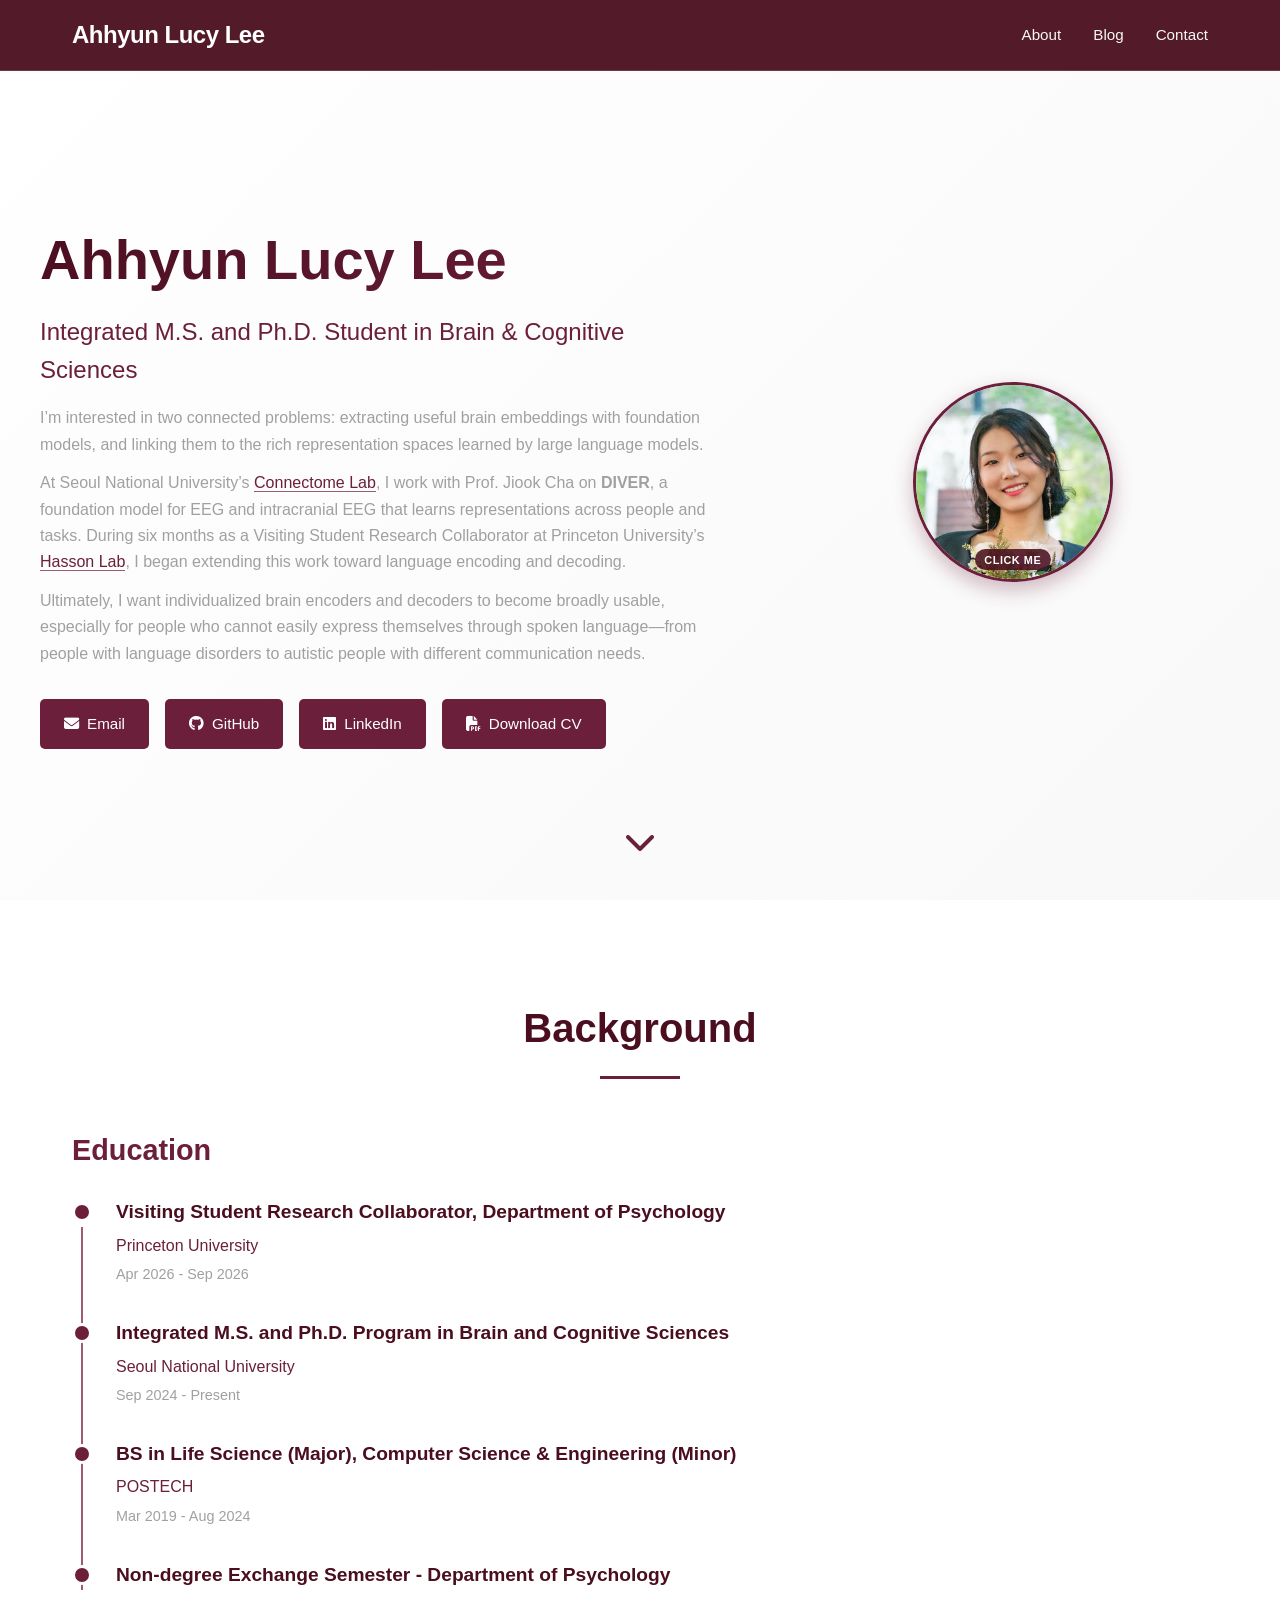
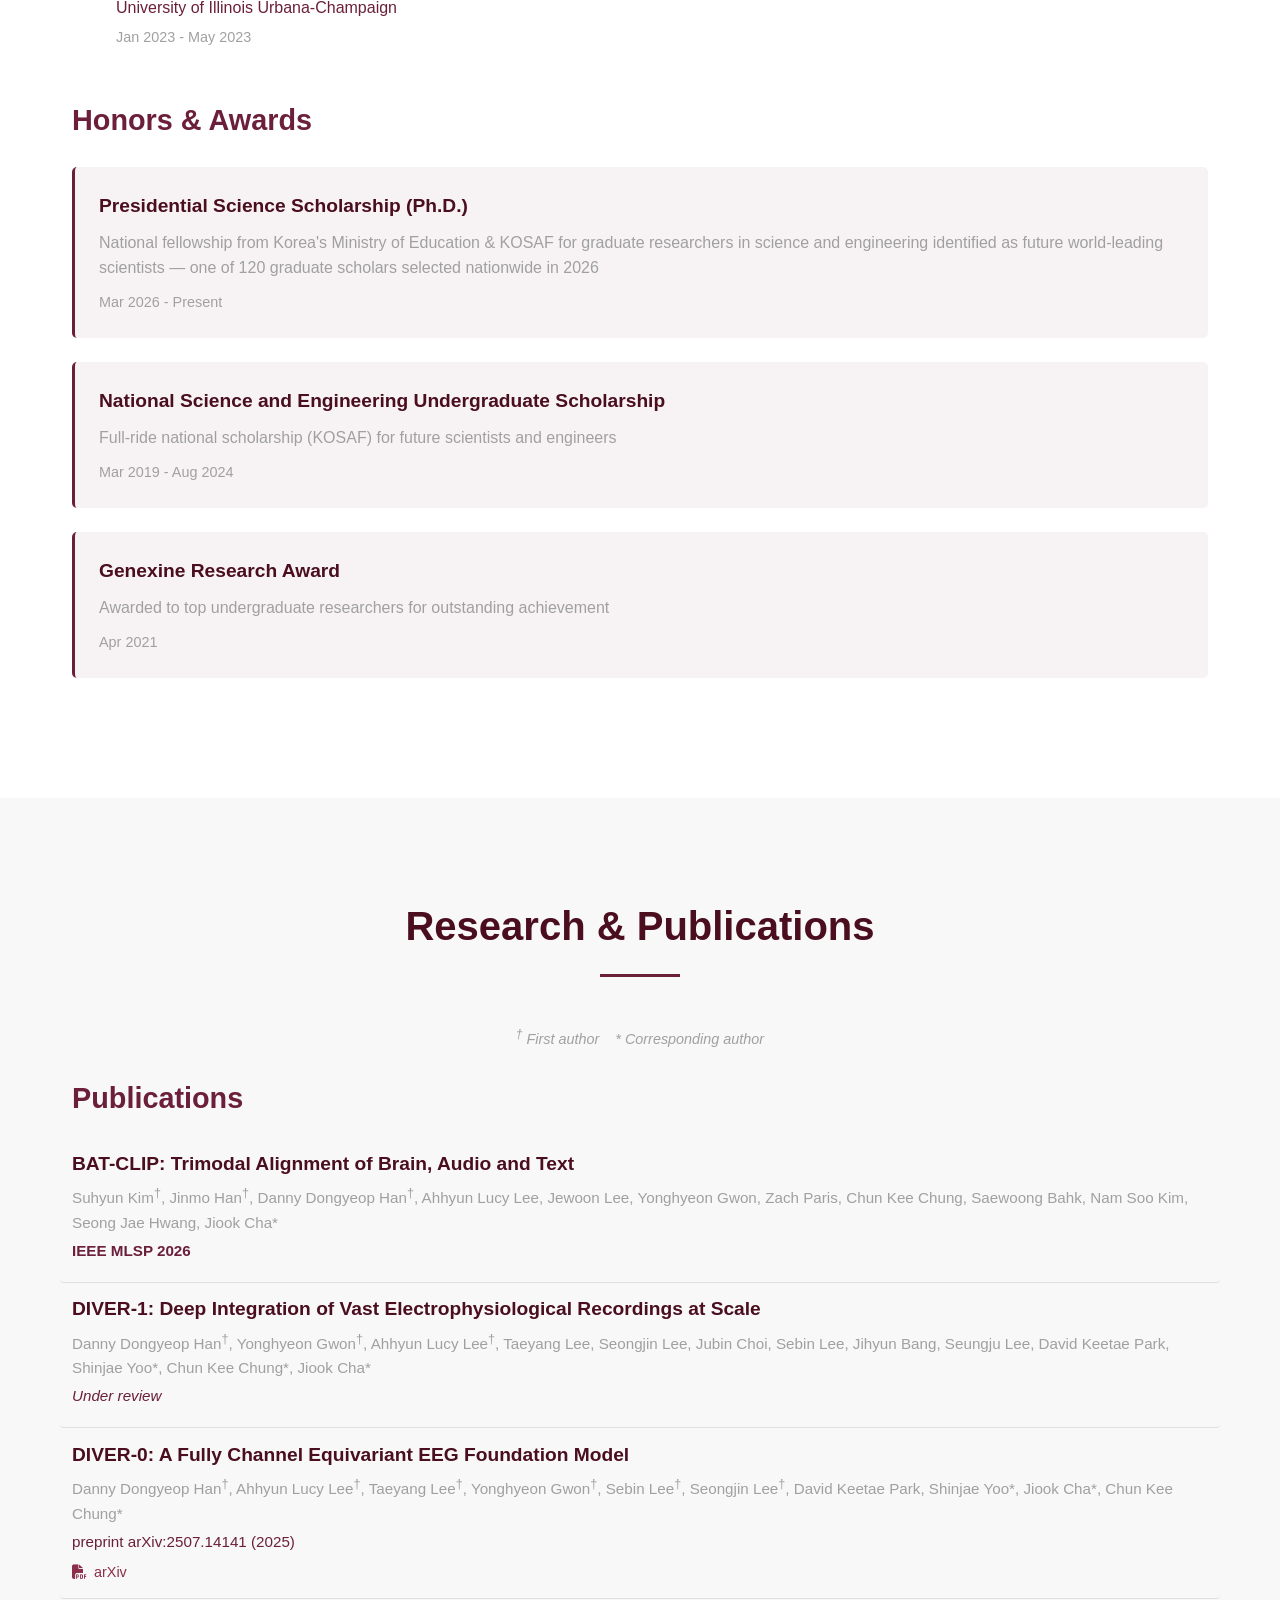
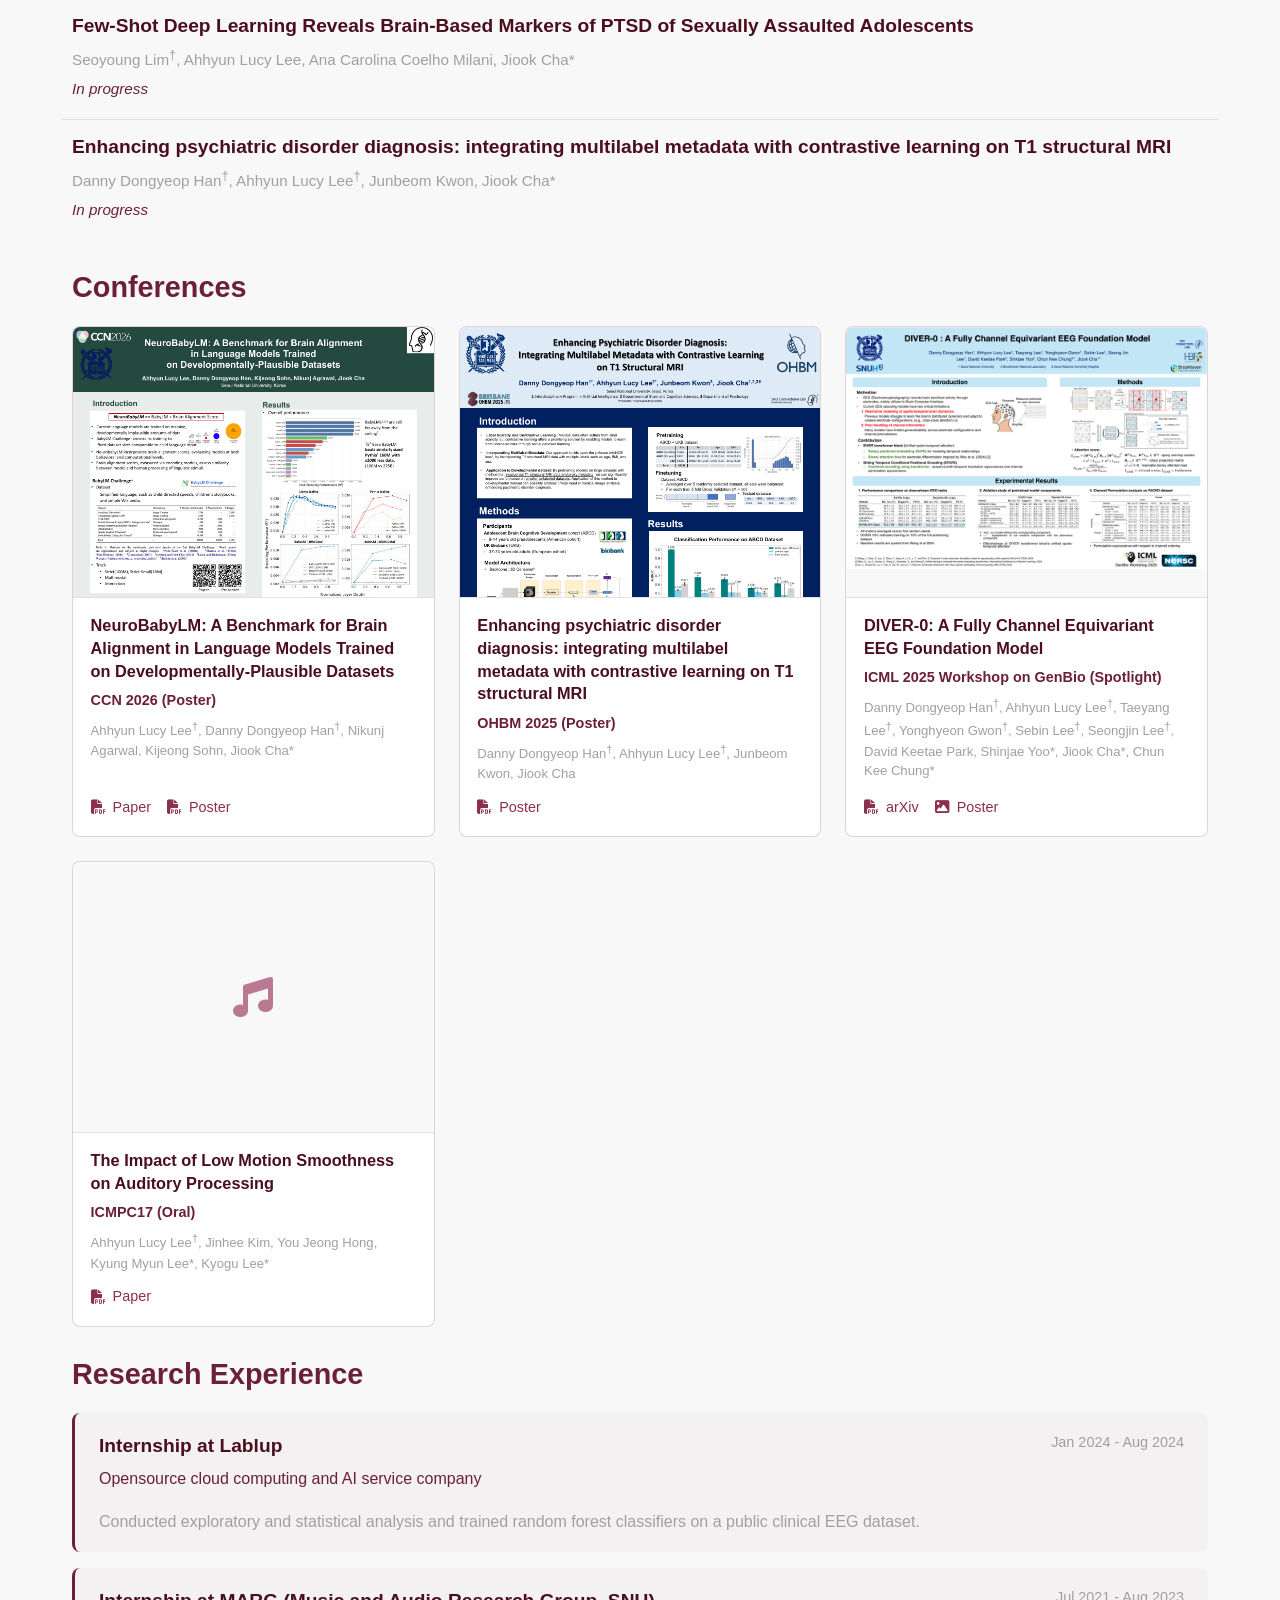
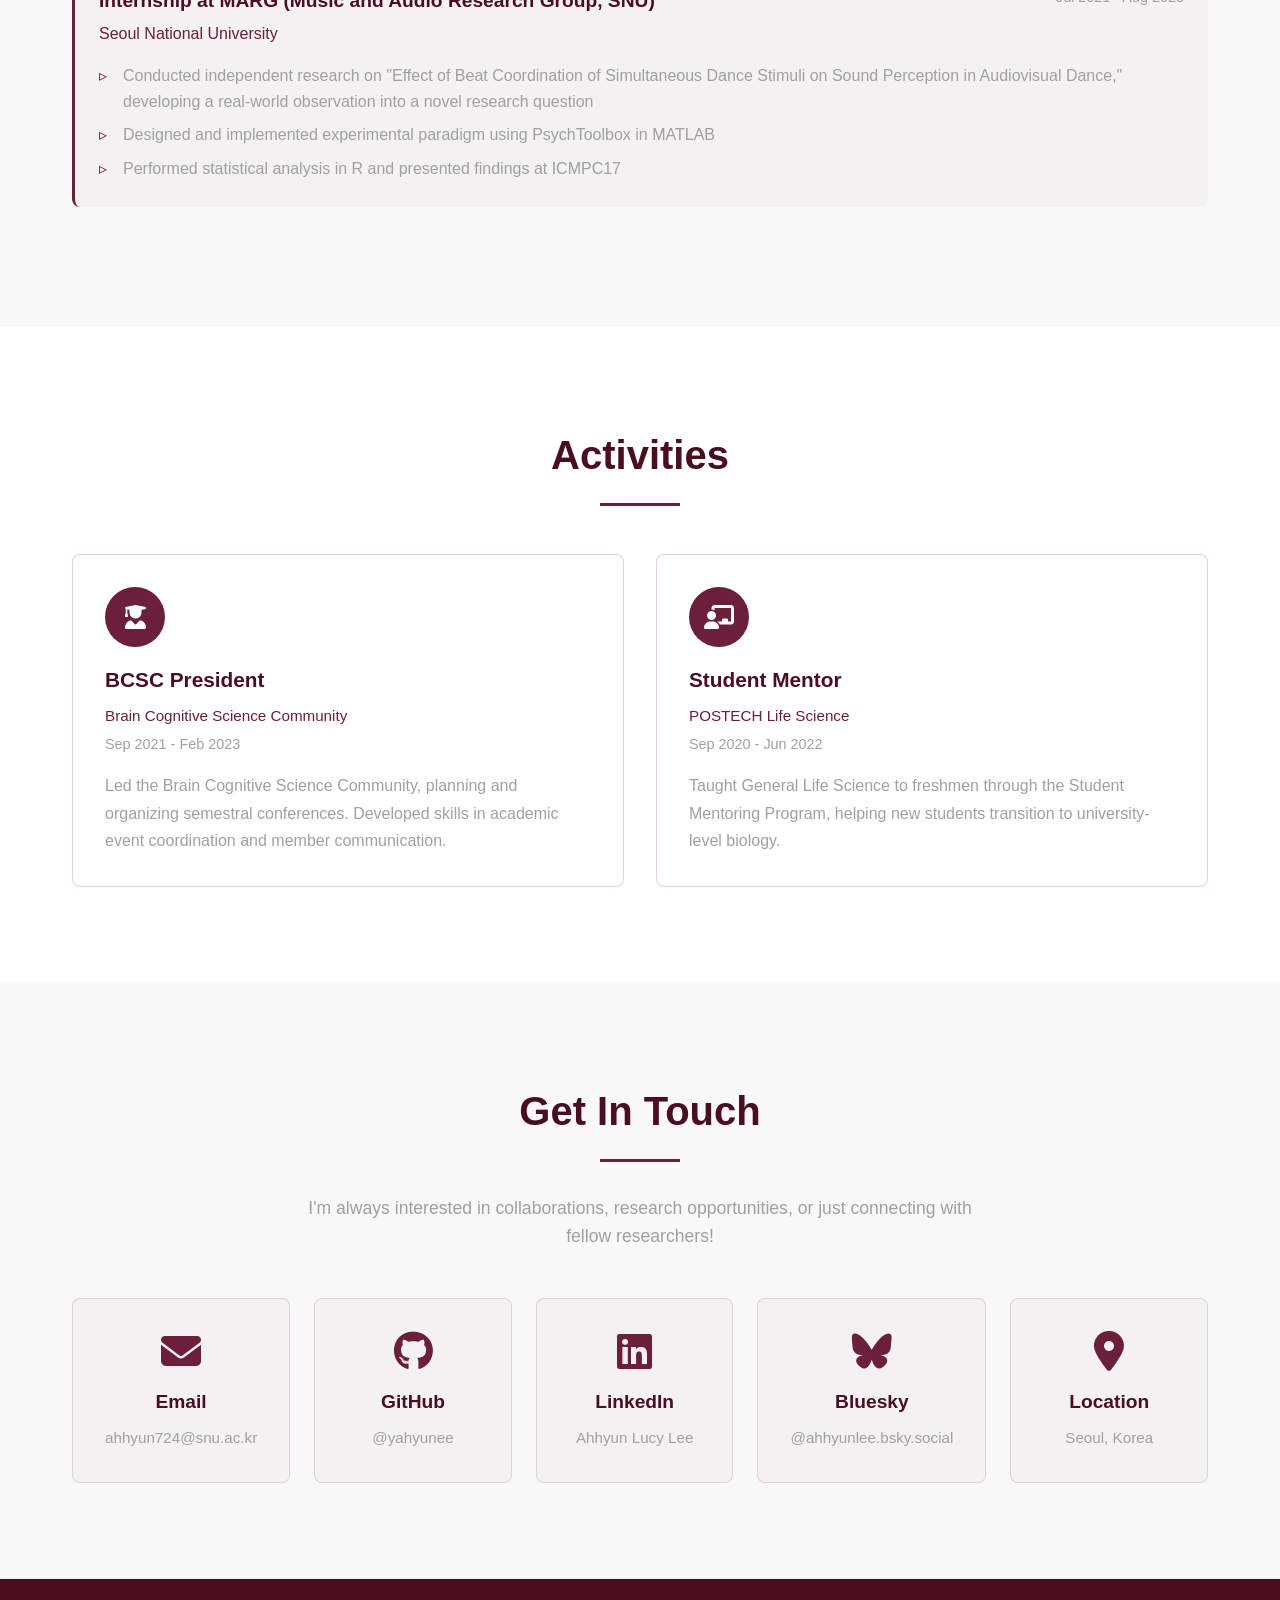
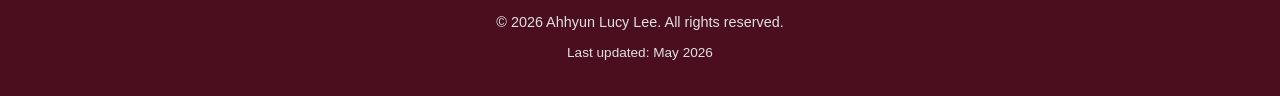
<file: index.html>
<!DOCTYPE html>
<html lang="en">
<head>
    <meta charset="UTF-8">
    <meta name="viewport" content="width=device-width, initial-scale=1.0">
    <title>Ahhyun Lucy Lee</title>
    <link rel="icon" type="image/svg+xml" href="favicon.svg">
    <link rel="stylesheet" href="styles.css">
    <link rel="stylesheet" href="https://cdnjs.cloudflare.com/ajax/libs/font-awesome/6.7.2/css/all.min.css">
</head>
<body>
    <!-- Navigation -->
    <nav class="navbar">
        <div class="nav-container">
            <a href="index.html" class="nav-logo">Ahhyun Lucy Lee</a>
            <ul class="nav-menu">
                <li><a href="index.html" class="nav-link active">About</a></li>
                <li><a href="blog.html" class="nav-link">Blog</a></li>
                <li><a href="#contact" class="nav-link">Contact</a></li>
            </ul>
        </div>
    </nav>

    <!-- Hero Section -->
    <section id="home" class="hero">
        <div class="hero-content">
            <div class="hero-text">
                <h1 class="hero-title">Ahhyun Lucy Lee</h1>
                <p class="hero-subtitle">Integrated M.S. and Ph.D. Student in Brain & Cognitive Sciences</p>
                <div class="hero-description">
                    <p>I’m interested in two connected problems: extracting useful brain embeddings with foundation models, and linking them to the rich representation spaces learned by large language models.</p>
                    <p>At Seoul National University’s <a href="https://www.connectomelab.com/" target="_blank" class="inline-link">Connectome Lab</a>, I work with Prof. Jiook Cha on <strong>DIVER</strong>, a foundation model for EEG and intracranial EEG that learns representations across people and tasks. During six months as a Visiting Student Research Collaborator at Princeton University’s <a href="https://hassonlab.princeton.edu/" target="_blank" class="inline-link">Hasson Lab</a>, I began extending this work toward language encoding and decoding.</p>
                    <p>Ultimately, I want individualized brain encoders and decoders to become broadly usable, especially for people who cannot easily express themselves through spoken language—from people with language disorders to autistic people with different communication needs.</p>
                </div>
                <div class="hero-links">
                    <a href="mailto:ahhyun724@snu.ac.kr" class="hero-btn"><i class="fas fa-envelope"></i> Email</a>
                    <a href="https://github.com/yahyunee" target="_blank" class="hero-btn"><i class="fab fa-github"></i> GitHub</a>
                    <a href="https://www.linkedin.com/in/ahhyun-lucy-lee-64332526b/" target="_blank" class="hero-btn"><i class="fab fa-linkedin"></i> LinkedIn</a>
                    <a href="CV_Ahhyun_Lucy_Lee.pdf" download class="hero-btn"><i class="fas fa-file-pdf"></i> Download CV</a>
                </div>
            </div>
            <!-- Your graduation photo -->
            <div class="hero-image">
                <button class="profile-photo-trigger" type="button" aria-label="View Ahhyun Lucy Lee's structural MRI" aria-expanded="false" aria-controls="brain-reveal-panel">
                    <img src="Image_graduation.png" alt="Ahhyun Lucy Lee" class="profile-photo">
                    <span class="profile-click-hint">click me</span>
                </button>
            </div>
        </div>
        <a href="#about" class="scroll-down">
            <i class="fas fa-chevron-down"></i>
        </a>
    </section>

    <!-- About Section -->
    <section id="about" class="section">
        <div class="container">
            <h2 class="section-title">Background</h2>
            <div class="about-content">
                <div class="brain-reveal-panel" id="brain-reveal-panel" hidden>
                    <button class="brain-reveal-close" type="button" aria-label="Close brain scan">×</button>
                    <figure class="brain-reveal-content">
                        <img src="images/personal-fmri-anatomical.png" alt="Structural MRI views from Ahhyun Lucy Lee's fMRI pilot participation">
                        <figcaption>This is my brain. Say hi! <span aria-hidden="true">👋</span></figcaption>
                    </figure>
                </div>

                <div class="education-timeline">
                    <h3 class="subsection-title">Education</h3>
                    <div class="timeline-item">
                        <div class="timeline-marker"></div>
                        <div class="timeline-content">
                            <h4>Visiting Student Research Collaborator, Department of Psychology</h4>
                            <p class="institution">Princeton University</p>
                            <p class="period">Apr 2026 - Sep 2026</p>
                        </div>
                    </div>
                    <div class="timeline-item">
                        <div class="timeline-marker"></div>
                        <div class="timeline-content">
                            <h4>Integrated M.S. and Ph.D. Program in Brain and Cognitive Sciences</h4>
                            <p class="institution">Seoul National University</p>
                            <p class="period">Sep 2024 - Present</p>
                        </div>
                    </div>
                    <div class="timeline-item">
                        <div class="timeline-marker"></div>
                        <div class="timeline-content">
                            <h4>BS in Life Science (Major), Computer Science & Engineering (Minor)</h4>
                            <p class="institution">POSTECH</p>
                            <p class="period">Mar 2019 - Aug 2024</p>
                        </div>
                    </div>
                    <div class="timeline-item">
                        <div class="timeline-marker"></div>
                        <div class="timeline-content">
                            <h4>Non-degree Exchange Semester - Department of Psychology</h4>
                            <p class="institution">University of Illinois Urbana-Champaign</p>
                            <p class="period">Jan 2023 - May 2023</p>
                        </div>
                    </div>
                </div>

                <div class="awards">
                    <h3 class="subsection-title">Honors & Awards</h3>
                    <div class="award-item">
                        <h4>Presidential Science Scholarship (Ph.D.)</h4>
                        <p>National fellowship from Korea's Ministry of Education &amp; KOSAF for graduate researchers in science and engineering identified as future world-leading scientists &mdash; one of 120 graduate scholars selected nationwide in 2026</p>
                        <span class="period">Mar 2026 - Present</span>
                    </div>
                    <div class="award-item">
                        <h4>National Science and Engineering Undergraduate Scholarship</h4>
                        <p>Full-ride national scholarship (KOSAF) for future scientists and engineers</p>
                        <span class="period">Mar 2019 - Aug 2024</span>
                    </div>
                    <div class="award-item">
                        <h4>Genexine Research Award</h4>
                        <p>Awarded to top undergraduate researchers for outstanding achievement</p>
                        <span class="period">Apr 2021</span>
                    </div>
                </div>
            </div>
        </div>
    </section>

    <!-- Research Section -->
    <section id="research" class="section section-dark">
        <div class="container">
            <h2 class="section-title">Research & Publications</h2>

            <p class="authorship-note"><sup>†</sup> First author &nbsp;&nbsp; * Corresponding author</p>

            <div class="research-category">
                <h3 class="subsection-title">Publications</h3>
                <div class="research-item">
                    <h4 class="research-title">BAT-CLIP: Trimodal Alignment of Brain, Audio and Text</h4>
                    <p class="research-authors">Suhyun Kim<sup>†</sup>, Jinmo Han<sup>†</sup>, Danny Dongyeop Han<sup>†</sup>, Ahhyun Lucy Lee, Jewoon Lee, Yonghyeon Gwon, Zach Paris, Chun Kee Chung, Saewoong Bahk, Nam Soo Kim, Seong Jae Hwang, Jiook Cha*</p>
                    <p class="research-venue"><strong>IEEE MLSP 2026</strong></p>
                </div>
                <div class="research-item">
                    <h4 class="research-title">DIVER-1: Deep Integration of Vast Electrophysiological Recordings at Scale</h4>
                    <p class="research-authors">Danny Dongyeop Han<sup>†</sup>, Yonghyeon Gwon<sup>†</sup>, Ahhyun Lucy Lee<sup>†</sup>, Taeyang Lee, Seongjin Lee, Jubin Choi, Sebin Lee, Jihyun Bang, Seungju Lee, David Keetae Park, Shinjae Yoo*, Chun Kee Chung*, Jiook Cha*</p>
                    <p class="research-venue"><em>Under review</em></p>
                </div>
                <div class="research-item">
                    <h4 class="research-title">DIVER-0: A Fully Channel Equivariant EEG Foundation Model</h4>
                    <p class="research-authors">Danny Dongyeop Han<sup>†</sup>, Ahhyun Lucy Lee<sup>†</sup>, Taeyang Lee<sup>†</sup>, Yonghyeon Gwon<sup>†</sup>, Sebin Lee<sup>†</sup>, Seongjin Lee<sup>†</sup>, David Keetae Park, Shinjae Yoo*, Jiook Cha*, Chun Kee Chung*</p>
                    <p class="research-venue">preprint arXiv:2507.14141 (2025)</p>
                    <a href="https://arxiv.org/abs/2507.14141" target="_blank" class="research-link">
                        <i class="fas fa-file-pdf"></i> arXiv
                    </a>
                </div>
                <div class="research-item">
                    <h4 class="research-title">Few-Shot Deep Learning Reveals Brain-Based Markers of PTSD of Sexually Assaulted Adolescents</h4>
                    <p class="research-authors">Seoyoung Lim<sup>†</sup>, Ahhyun Lucy Lee, Ana Carolina Coelho Milani, Jiook Cha*</p>
                    <p class="research-venue"><em>In progress</em></p>
                </div>
                <div class="research-item">
                    <h4 class="research-title">Enhancing psychiatric disorder diagnosis: integrating multilabel metadata with contrastive learning on T1 structural MRI</h4>
                    <p class="research-authors">Danny Dongyeop Han<sup>†</sup>, Ahhyun Lucy Lee<sup>†</sup>, Junbeom Kwon, Jiook Cha*</p>
                    <p class="research-venue"><em>In progress</em></p>
                </div>
            </div>

            <div class="research-category">
                <h3 class="subsection-title">Conferences</h3>
                <div class="conf-grid">
                    <div class="conf-card">
                        <a href="papers/NeuroBabyLM_CCN2026_poster.pdf" target="_blank" class="conf-thumb">
                            <img src="papers/thumbs/neurobabylm-ccn2026-1.png" alt="NeuroBabyLM poster presented at CCN 2026" loading="lazy">
                        </a>
                        <div class="conf-body">
                            <h4 class="conf-title">NeuroBabyLM: A Benchmark for Brain Alignment in Language Models Trained on Developmentally-Plausible Datasets</h4>
                            <p class="conf-venue">CCN 2026 (Poster)</p>
                            <p class="conf-authors">Ahhyun Lucy Lee<sup>†</sup>, Danny Dongyeop Han<sup>†</sup>, Nikunj Agarwal, Kijeong Sohn, Jiook Cha*</p>
                            <div class="conf-links">
                                <a href="papers/NeuroBabyLM_CCN2026_paper.pdf" target="_blank" class="research-link"><i class="fas fa-file-pdf"></i> Paper</a>
                                <a href="papers/NeuroBabyLM_CCN2026_poster.pdf" target="_blank" class="research-link"><i class="fas fa-file-pdf"></i> Poster</a>
                            </div>
                        </div>
                    </div>
                    <div class="conf-card">
                        <a href="papers/OHBM2025_Multiaware_poster.pdf" target="_blank" class="conf-thumb">
                            <img src="papers/thumbs/ohbm2025-multiaware-1.png" alt="Poster presented at OHBM 2025" loading="lazy">
                        </a>
                        <div class="conf-body">
                            <h4 class="conf-title">Enhancing psychiatric disorder diagnosis: integrating multilabel metadata with contrastive learning on T1 structural MRI</h4>
                            <p class="conf-venue">OHBM 2025 (Poster)</p>
                            <p class="conf-authors">Danny Dongyeop Han<sup>†</sup>, Ahhyun Lucy Lee<sup>†</sup>, Junbeom Kwon, Jiook Cha</p>
                            <div class="conf-links">
                                <a href="papers/OHBM2025_Multiaware_poster.pdf" target="_blank" class="research-link"><i class="fas fa-file-pdf"></i> Poster</a>
                            </div>
                        </div>
                    </div>
                    <div class="conf-card">
                        <a href="papers/ICML2025_DIVER0_poster.png" target="_blank" class="conf-thumb conf-thumb--contain">
                            <img src="papers/thumbs/icml2025-diver0.png" alt="DIVER-0 poster presented at the ICML 2025 GenBio Workshop" loading="lazy">
                        </a>
                        <div class="conf-body">
                            <h4 class="conf-title">DIVER-0: A Fully Channel Equivariant EEG Foundation Model</h4>
                            <p class="conf-venue">ICML 2025 Workshop on GenBio (Spotlight)</p>
                            <p class="conf-authors">Danny Dongyeop Han<sup>†</sup>, Ahhyun Lucy Lee<sup>†</sup>, Taeyang Lee<sup>†</sup>, Yonghyeon Gwon<sup>†</sup>, Sebin Lee<sup>†</sup>, Seongjin Lee<sup>†</sup>, David Keetae Park, Shinjae Yoo*, Jiook Cha*, Chun Kee Chung*</p>
                            <div class="conf-links">
                                <a href="https://arxiv.org/abs/2507.14141" target="_blank" class="research-link"><i class="fas fa-file-pdf"></i> arXiv</a>
                                <a href="papers/ICML2025_DIVER0_poster.png" target="_blank" class="research-link"><i class="fas fa-image"></i> Poster</a>
                            </div>
                        </div>
                    </div>
                    <div class="conf-card">
                        <div class="conf-thumb conf-thumb--empty"><i class="fas fa-music"></i></div>
                        <div class="conf-body">
                            <h4 class="conf-title">The Impact of Low Motion Smoothness on Auditory Processing</h4>
                            <p class="conf-venue">ICMPC17 (Oral)</p>
                            <p class="conf-authors">Ahhyun Lucy Lee<sup>†</sup>, Jinhee Kim, You Jeong Hong, Kyung Myun Lee*, Kyogu Lee*</p>
                            <div class="conf-links">
                                <a href="papers/ICMPC17_dance_rhythm_fullpaper.pdf" target="_blank" class="research-link"><i class="fas fa-file-pdf"></i> Paper</a>
                            </div>
                        </div>
                    </div>
                </div>
            </div>

            <div class="research-category">
                <h3 class="subsection-title">Research Experience</h3>
                <div class="experience-item">
                    <div class="experience-header">
                        <div>
                            <h4>Internship at Lablup</h4>
                            <p class="institution">Opensource cloud computing and AI service company</p>
                        </div>
                        <span class="period">Jan 2024 - Aug 2024</span>
                    </div>
                    <p class="experience-desc">Conducted exploratory and statistical analysis and trained random forest classifiers on a public clinical EEG dataset.</p>
                </div>
                <div class="experience-item">
                    <div class="experience-header">
                        <div>
                            <h4>Internship at MARG (Music and Audio Research Group, SNU)</h4>
                            <p class="institution">Seoul National University</p>
                        </div>
                        <span class="period">Jul 2021 - Aug 2023</span>
                    </div>
                    <ul class="experience-list">
                        <li>Conducted independent research on "Effect of Beat Coordination of Simultaneous Dance Stimuli on Sound Perception in Audiovisual Dance," developing a real-world observation into a novel research question</li>
                        <li>Designed and implemented experimental paradigm using PsychToolbox in MATLAB</li>
                        <li>Performed statistical analysis in R and presented findings at ICMPC17</li>
                    </ul>
                </div>
            </div>
        </div>
    </section>

    <!-- Activities Section -->
    <section id="dance" class="section">
        <div class="container">
            <h2 class="section-title">Activities</h2>

            <div class="activities-grid">
                <div class="activity-card">
                    <div class="activity-icon">
                        <i class="fas fa-user-graduate"></i>
                    </div>
                    <h3>BCSC President</h3>
                    <p class="activity-location">Brain Cognitive Science Community</p>
                    <p class="activity-period">Sep 2021 - Feb 2023</p>
                    <p class="activity-desc">
                        Led the Brain Cognitive Science Community, planning and organizing semestral conferences. Developed skills in academic event coordination and member communication.
                    </p>
                </div>

                <div class="activity-card">
                    <div class="activity-icon">
                        <i class="fas fa-chalkboard-teacher"></i>
                    </div>
                    <h3>Student Mentor</h3>
                    <p class="activity-location">POSTECH Life Science</p>
                    <p class="activity-period">Sep 2020 - Jun 2022</p>
                    <p class="activity-desc">
                        Taught General Life Science to freshmen through the Student Mentoring Program, helping new students transition to university-level biology.
                    </p>
                </div>
            </div>
        </div>
    </section>

    <!-- Contact Section -->
    <section id="contact" class="section section-dark">
        <div class="container">
            <h2 class="section-title">Get In Touch</h2>
            <p class="section-intro">I'm always interested in collaborations, research opportunities, or just connecting with fellow researchers!</p>

            <div class="contact-grid">
                <a href="mailto:ahhyun724@snu.ac.kr" class="contact-card">
                    <i class="fas fa-envelope"></i>
                    <h3>Email</h3>
                    <p>ahhyun724@snu.ac.kr</p>
                </a>

                <a href="https://github.com/yahyunee" target="_blank" class="contact-card">
                    <i class="fab fa-github"></i>
                    <h3>GitHub</h3>
                    <p>@yahyunee</p>
                </a>

                <a href="https://www.linkedin.com/in/ahhyun-lucy-lee-64332526b/" target="_blank" class="contact-card">
                    <i class="fab fa-linkedin"></i>
                    <h3>LinkedIn</h3>
                    <p>Ahhyun Lucy Lee</p>
                </a>

                <a href="https://bsky.app/profile/ahhyunlee.bsky.social" target="_blank" class="contact-card">
                    <i class="fa-brands fa-bluesky"></i>
                    <h3>Bluesky</h3>
                    <p>@ahhyunlee.bsky.social</p>
                </a>

                <div class="contact-card">
                    <i class="fas fa-map-marker-alt"></i>
                    <h3>Location</h3>
                    <p>Seoul, Korea</p>
                </div>
            </div>
        </div>
    </section>

    <!-- Footer -->
    <footer class="footer">
        <p>&copy; 2026 Ahhyun Lucy Lee. All rights reserved.</p>
        <p class="footer-note">Last updated: May 2026</p>
    </footer>

    <script src="script.js"></script>
</body>
</html>
</file>
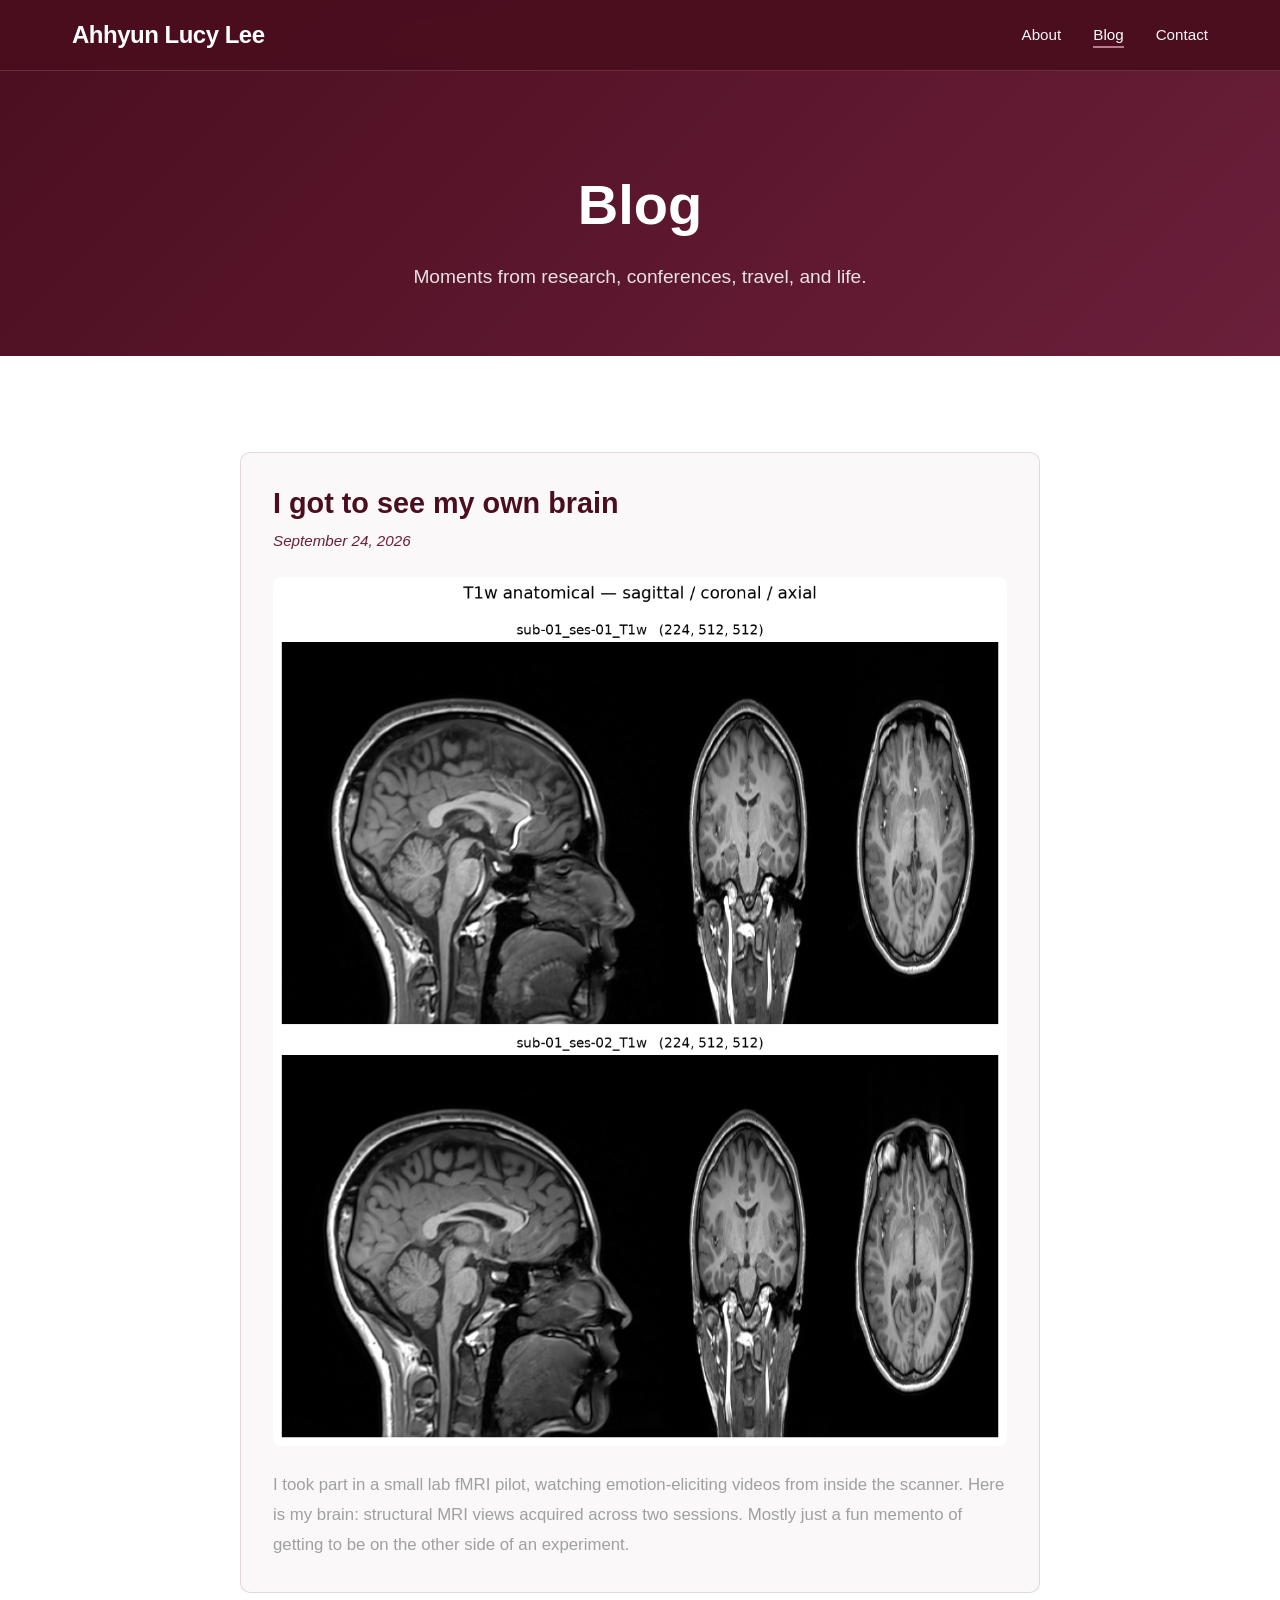
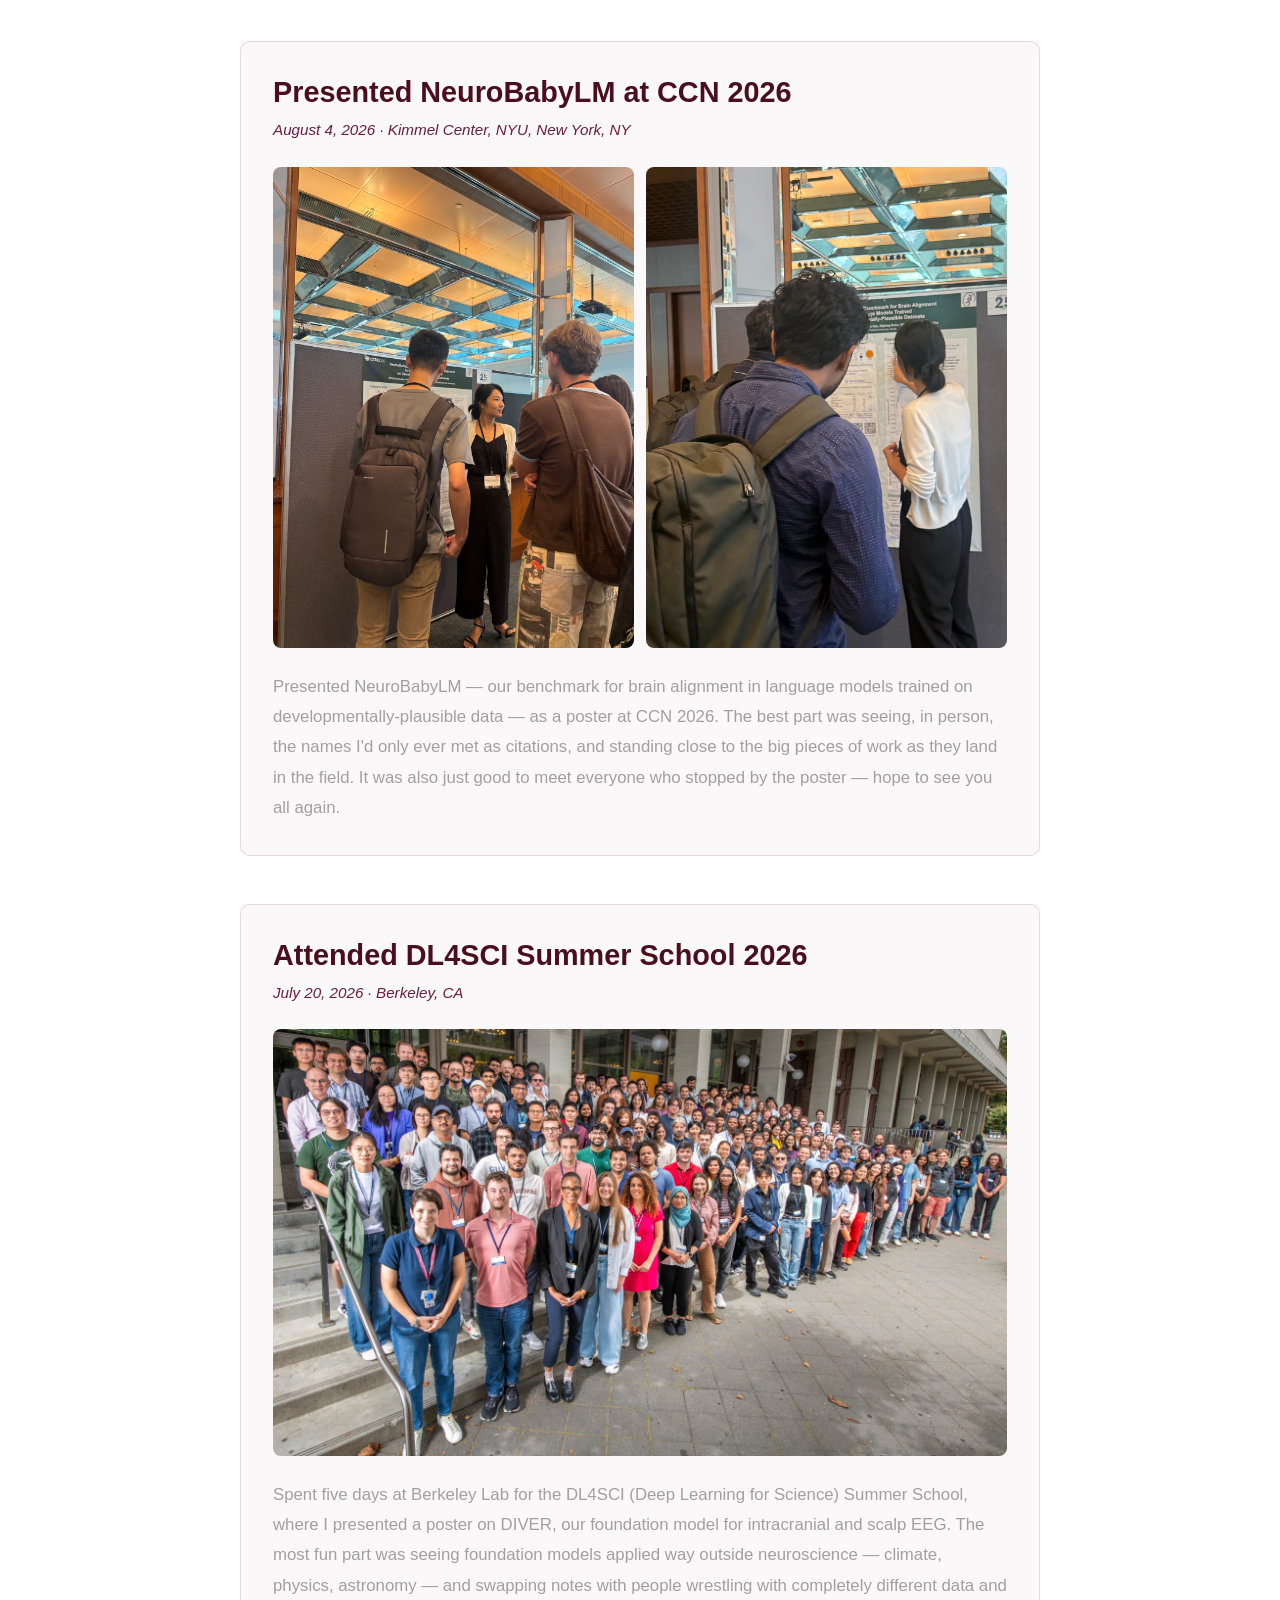
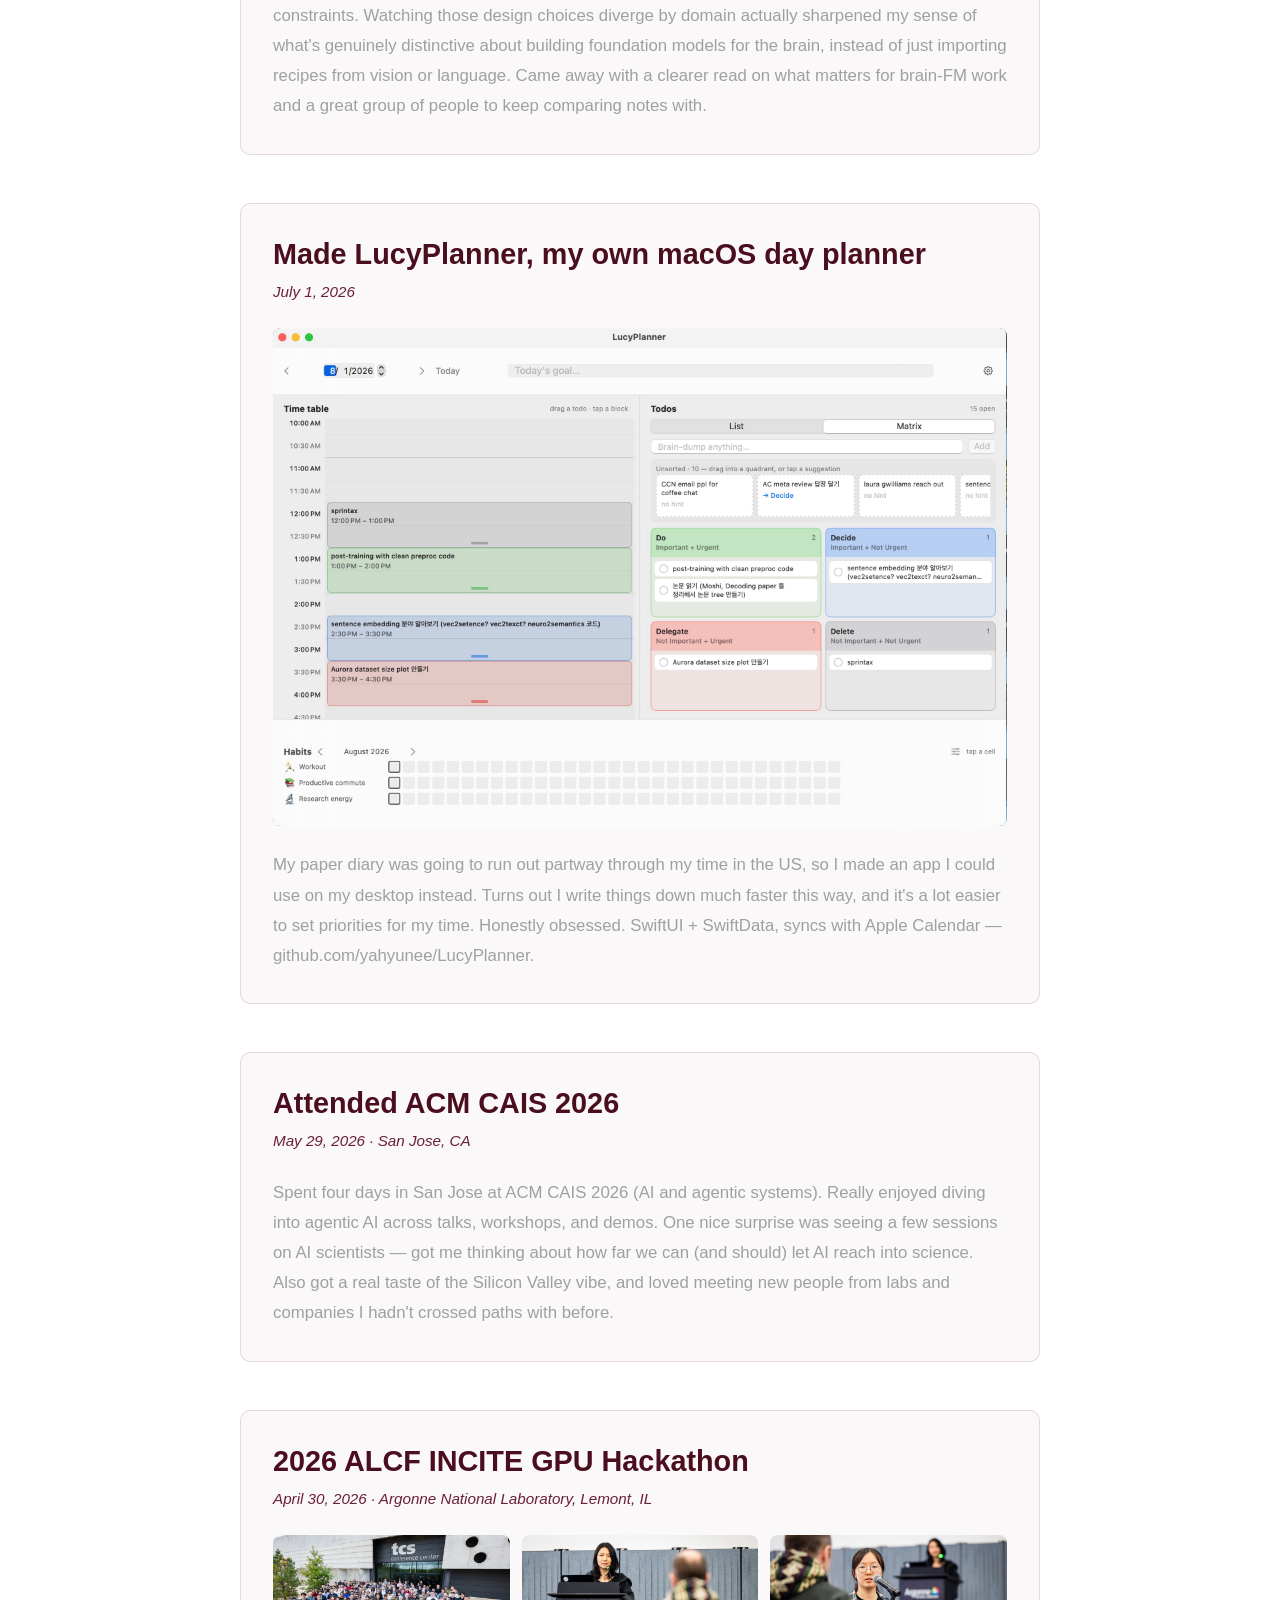
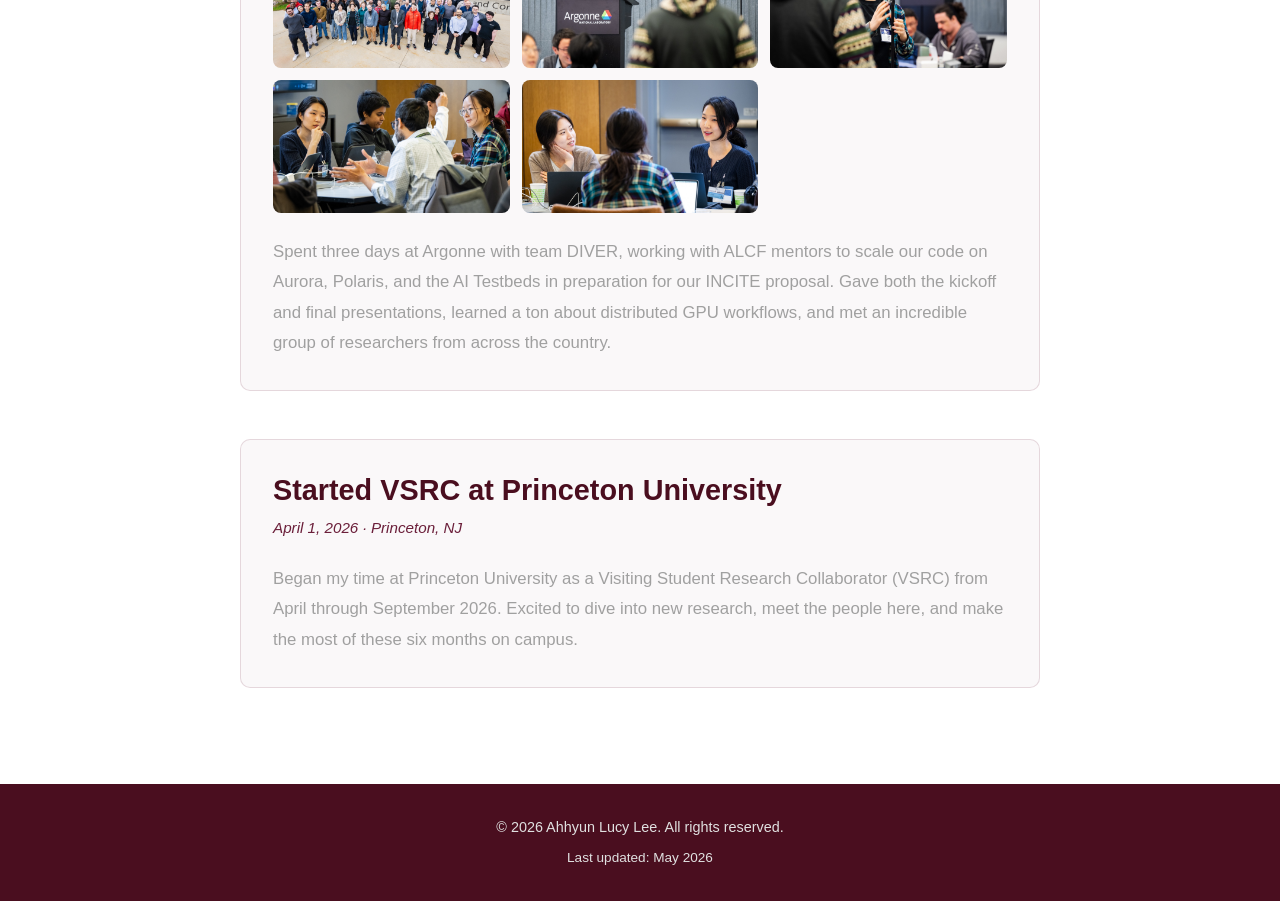
<file: blog.html>
<!DOCTYPE html>
<html lang="en">
<head>
    <meta charset="UTF-8">
    <meta name="viewport" content="width=device-width, initial-scale=1.0">
    <title>Blog - Ahhyun Lucy Lee</title>
    <link rel="icon" type="image/svg+xml" href="favicon.svg">
    <link rel="stylesheet" href="styles.css">
    <link rel="stylesheet" href="https://cdnjs.cloudflare.com/ajax/libs/font-awesome/6.7.2/css/all.min.css">
</head>
<body>
    <!-- Navigation -->
    <nav class="navbar">
        <div class="nav-container">
            <a href="index.html" class="nav-logo">Ahhyun Lucy Lee</a>
            <ul class="nav-menu">
                <li><a href="index.html" class="nav-link">About</a></li>
                <li><a href="blog.html" class="nav-link active">Blog</a></li>
                <li><a href="index.html#contact" class="nav-link">Contact</a></li>
            </ul>
        </div>
    </nav>

    <!-- Blog Hero -->
    <section class="blog-hero">
        <div class="container">
            <h1 class="blog-page-title">Blog</h1>
            <p class="blog-page-subtitle">Moments from research, conferences, travel, and life.</p>
        </div>
    </section>

    <!-- Blog Posts -->
    <section class="section">
        <div class="container">
            <div id="posts-container" class="posts-list"></div>
            <div id="empty-state" class="blog-empty" style="display:none;">
                <i class="fas fa-pen-nib"></i>
                <p>No posts yet — check back soon!</p>
            </div>
        </div>
    </section>

    <!-- Footer -->
    <footer class="footer">
        <p>&copy; 2026 Ahhyun Lucy Lee. All rights reserved.</p>
        <p class="footer-note">Last updated: May 2026</p>
    </footer>

    <script src="blog.js"></script>
</body>
</html>
</file>
<file: styles.css>
/* Winter Deep Color Palette - Burgundy Dominant */
:root {
    --burgundy-dark: #4a0e1f;
    --burgundy-medium: #6b1f3a;
    --burgundy-light: #8b2f4a;
    --burgundy-accent: #9d5c71;
    --burgundy-pale: #b87991;
    --white: #ffffff;
    --off-white: #f8f8f8;
    --black: #1a1a1a;
    --gray-light: #e0e0e0;
    --gray-medium: #a0a0a0;
    --accent: #c9949d;
}

/* Global Styles */
* {
    margin: 0;
    padding: 0;
    box-sizing: border-box;
}

html {
    scroll-behavior: smooth;
}

body {
    font-family: 'Segoe UI', Tahoma, Geneva, Verdana, sans-serif;
    background-color: var(--white);
    color: var(--black);
    line-height: 1.6;
    overflow-x: hidden;
}

.container {
    max-width: 1200px;
    margin: 0 auto;
    padding: 0 2rem;
}

/* Navigation */
.navbar {
    position: fixed;
    top: 0;
    width: 100%;
    background-color: rgba(74, 14, 31, 0.95);
    backdrop-filter: blur(10px);
    z-index: 1000;
    border-bottom: 1px solid rgba(184, 121, 145, 0.3);
}

.nav-container {
    max-width: 1200px;
    margin: 0 auto;
    padding: 1rem 2rem;
    display: flex;
    justify-content: space-between;
    align-items: center;
}

.nav-logo {
    font-size: 1.5rem;
    font-weight: 600;
    color: var(--white);
    text-decoration: none;
    letter-spacing: -0.5px;
}

.nav-menu {
    display: flex;
    list-style: none;
    gap: 2rem;
}

.nav-link {
    color: var(--off-white);
    text-decoration: none;
    font-size: 0.95rem;
    transition: color 0.3s ease;
    position: relative;
}

.nav-link::after {
    content: '';
    position: absolute;
    bottom: -5px;
    left: 0;
    width: 0;
    height: 2px;
    background-color: var(--burgundy-pale);
    transition: width 0.3s ease;
}

.nav-link:hover {
    color: var(--white);
}

.nav-link:hover::after {
    width: 100%;
}

.nav-link.active {
    color: var(--white);
}

.nav-link.active::after {
    width: 100%;
}

/* Hero Section */
.hero {
    min-height: 100vh;
    display: flex;
    align-items: center;
    justify-content: center;
    background: linear-gradient(135deg, var(--white) 0%, var(--off-white) 100%);
    padding: 8rem 2rem 4rem;
    position: relative;
}

.hero-content {
    max-width: 1200px;
    display: grid;
    grid-template-columns: 1.5fr 1fr;
    gap: 4rem;
    align-items: center;
}

.hero-title {
    font-size: 3.5rem;
    margin-bottom: 0.5rem;
    background: linear-gradient(135deg, var(--burgundy-dark) 0%, var(--burgundy-medium) 100%);
    -webkit-background-clip: text;
    -webkit-text-fill-color: transparent;
    background-clip: text;
}

.hero-subtitle {
    font-size: 1.5rem;
    color: var(--burgundy-medium);
    margin-bottom: 1rem;
}

.hero-description {
    font-size: 1rem;
    color: var(--gray-medium);
    margin-bottom: 2rem;
    line-height: 1.65;
}

.hero-description p {
    margin-bottom: 0.75rem;
}

.hero-links {
    display: flex;
    gap: 1rem;
    flex-wrap: wrap;
}

.hero-btn {
    display: inline-flex;
    align-items: center;
    gap: 0.5rem;
    padding: 0.8rem 1.5rem;
    background-color: var(--burgundy-medium);
    color: var(--white);
    text-decoration: none;
    border-radius: 5px;
    transition: all 0.3s ease;
    font-size: 0.95rem;
}

.hero-btn:hover {
    background-color: var(--burgundy-light);
    transform: translateY(-2px);
}

.hero-image {
    display: flex;
    justify-content: center;
    align-items: center;
}

.profile-photo {
    width: 200px;
    height: 200px;
    border-radius: 50%;
    object-fit: cover;
    border: 3px solid var(--burgundy-medium);
    box-shadow: 0 8px 20px rgba(107, 31, 58, 0.3);
    transition: transform 0.25s ease, box-shadow 0.25s ease;
}

.profile-photo-trigger {
    position: relative;
    display: inline-grid;
    padding: 0;
    border: 0;
    border-radius: 50%;
    background: transparent;
    cursor: pointer;
}

.profile-click-hint {
    position: absolute;
    left: 50%;
    bottom: 0.75rem;
    padding: 0.28rem 0.6rem;
    border-radius: 999px;
    background: rgba(74, 14, 31, 0.86);
    color: var(--white);
    font-size: 0.68rem;
    font-weight: 600;
    letter-spacing: 0.05em;
    text-transform: uppercase;
    transform: translateX(-50%);
    transition: transform 0.25s ease, background-color 0.25s ease;
    pointer-events: none;
}

.profile-photo-trigger:hover .profile-click-hint,
.profile-photo-trigger:focus-visible .profile-click-hint {
    background: var(--burgundy-medium);
    transform: translateX(-50%) translateY(-2px);
}

.profile-photo-trigger:hover .profile-photo {
    box-shadow: 0 10px 26px rgba(107, 31, 58, 0.48);
    transform: translateY(-2px);
}

.profile-photo-trigger:focus-visible {
    outline: 3px solid var(--burgundy-medium);
    outline-offset: 4px;
}

.image-placeholder {
    width: 300px;
    height: 300px;
    border-radius: 50%;
    background: linear-gradient(135deg, var(--burgundy-light) 0%, var(--burgundy-medium) 100%);
    display: flex;
    align-items: center;
    justify-content: center;
    border: 3px solid var(--burgundy-accent);
    color: var(--white);
    font-size: 1.1rem;
}

.scroll-down {
    position: absolute;
    bottom: 2rem;
    left: 50%;
    transform: translateX(-50%);
    color: var(--burgundy-medium);
    font-size: 2rem;
    animation: bounce 2s infinite;
}

@keyframes bounce {
    0%, 20%, 50%, 80%, 100% {
        transform: translateX(-50%) translateY(0);
    }
    40% {
        transform: translateX(-50%) translateY(-10px);
    }
    60% {
        transform: translateX(-50%) translateY(-5px);
    }
}

/* Sections */
.section {
    padding: 6rem 0;
}

.section-dark {
    background-color: var(--off-white);
}

.section-title {
    font-size: 2.5rem;
    text-align: center;
    margin-bottom: 3rem;
    color: var(--burgundy-dark);
    position: relative;
}

.section-title::after {
    content: '';
    display: block;
    width: 80px;
    height: 3px;
    background-color: var(--burgundy-medium);
    margin: 1rem auto 0;
}

.section-intro {
    text-align: center;
    font-size: 1.1rem;
    color: var(--gray-medium);
    max-width: 700px;
    margin: -1rem auto 3rem;
}

.subsection-title {
    font-size: 1.8rem;
    color: var(--burgundy-medium);
    margin: 2rem 0 1.5rem;
}

/* About Section */
.about-text {
    font-size: 1.1rem;
    color: var(--gray-medium);
    margin-bottom: 1.5rem;
    line-height: 1.8;
}

.education-timeline {
    margin-top: 0;
}

.timeline-item {
    display: flex;
    gap: 1.5rem;
    margin-bottom: 2rem;
    position: relative;
}

.timeline-item:not(:last-child)::before {
    content: '';
    position: absolute;
    left: 9px;
    top: 30px;
    width: 2px;
    height: calc(100% + 2rem);
    background-color: var(--burgundy-accent);
}

.timeline-marker {
    width: 20px;
    height: 20px;
    background-color: var(--burgundy-medium);
    border-radius: 50%;
    flex-shrink: 0;
    margin-top: 5px;
    border: 3px solid var(--white);
}

.timeline-content h4 {
    font-size: 1.2rem;
    color: var(--burgundy-dark);
    margin-bottom: 0.3rem;
}

.institution {
    color: var(--burgundy-medium);
    font-size: 1rem;
    margin-bottom: 0.3rem;
}

.period {
    color: var(--gray-medium);
    font-size: 0.9rem;
}

/* Awards */
.awards {
    margin-top: 3rem;
}

.award-item {
    background-color: rgba(107, 31, 58, 0.05);
    border-left: 3px solid var(--burgundy-medium);
    padding: 1.5rem;
    margin-bottom: 1.5rem;
    border-radius: 5px;
}

.award-item h4 {
    color: var(--burgundy-dark);
    font-size: 1.2rem;
    margin-bottom: 0.5rem;
}

.award-item p {
    color: var(--gray-medium);
    margin-bottom: 0.5rem;
}

/* Inline link styling for prose */
.inline-link {
    color: var(--burgundy-medium);
    text-decoration: none;
    border-bottom: 1px solid var(--burgundy-accent);
    transition: color 0.3s ease, border-color 0.3s ease;
}

.inline-link:hover {
    color: var(--burgundy-dark);
    border-bottom-color: var(--burgundy-dark);
}

/* Authorship note in research section */
.authorship-note {
    text-align: center;
    color: var(--gray-medium);
    font-size: 0.9rem;
    margin-bottom: 1.25rem;
    font-style: italic;
}

/* Research Section */
#research .subsection-title {
    margin: 1.5rem 0 1rem;
}

.research-category {
    margin-bottom: 1.5rem;
}

.research-item {
    padding: 0.85rem 0.75rem;
    margin: 0 -0.75rem;
    border-bottom: 1px solid var(--gray-light);
    border-radius: 4px;
    transition: background-color 0.2s ease;
}

.research-item:last-child {
    border-bottom: none;
}

.research-item:hover {
    background-color: rgba(107, 31, 58, 0.035);
}

.research-title {
    font-size: 1.2rem;
    color: var(--burgundy-dark);
    margin-bottom: 0.35rem;
    line-height: 1.4;
}

.research-authors {
    color: var(--gray-medium);
    font-size: 0.95rem;
    margin-bottom: 0.25rem;
}

.research-venue {
    color: var(--burgundy-medium);
    font-size: 0.95rem;
    margin-bottom: 0.3rem;
}

.research-link {
    display: inline-flex;
    align-items: center;
    gap: 0.5rem;
    color: var(--burgundy-light);
    text-decoration: none;
    font-size: 0.9rem;
    transition: color 0.3s ease;
}

.research-link:hover {
    color: var(--burgundy-accent);
}

.research-link + .research-link {
    margin-left: 1.25rem;
}

.brain-reveal-panel {
    position: fixed;
    z-index: 10001;
    inset: 0;
    display: grid;
    place-items: center;
    padding: 2rem;
    background: rgba(20, 11, 15, 0.82);
}

.brain-reveal-panel[hidden] {
    display: none;
}

.brain-reveal-content {
    margin: 0;
    text-align: center;
}

.brain-reveal-content img {
    display: block;
    max-width: min(960px, 92vw);
    max-height: 76vh;
    border-radius: 8px;
    box-shadow: 0 20px 60px rgba(0, 0, 0, 0.45);
}

.brain-reveal-content figcaption {
    margin-top: 1rem;
    color: var(--white);
    font-size: clamp(1rem, 2vw, 1.35rem);
    font-weight: 600;
}

.brain-reveal-close {
    position: absolute;
    top: 1rem;
    right: 1.25rem;
    border: 0;
    background: transparent;
    color: #fff;
    font-size: 2.2rem;
    cursor: pointer;
}

.personal-note-label {
    margin-bottom: 0.55rem;
    color: var(--burgundy-medium);
    font-size: 0.88rem;
    font-weight: 600;
}

.personal-note-label i {
    margin-right: 0.35rem;
}

.personal-note > div > p:not(.personal-note-label) {
    margin-bottom: 0.75rem;
    color: var(--gray-medium);
    line-height: 1.65;
}

/* Experience */
.experience-item {
    background-color: rgba(107, 31, 58, 0.03);
    padding: 1.1rem 1.5rem;
    border-radius: 8px;
    margin-bottom: 1rem;
    border-left: 3px solid var(--burgundy-medium);
}

.experience-header {
    display: flex;
    justify-content: space-between;
    align-items: flex-start;
    margin-bottom: 0.7rem;
    gap: 1rem;
}

.experience-header h4 {
    color: var(--burgundy-dark);
    font-size: 1.2rem;
    margin-bottom: 0.3rem;
}

.experience-desc {
    color: var(--gray-medium);
    line-height: 1.7;
}

.experience-list {
    list-style: none;
    padding-left: 0;
}

.experience-list li {
    color: var(--gray-medium);
    margin-bottom: 0.5rem;
    padding-left: 1.5rem;
    position: relative;
}

.experience-list li::before {
    content: '▹';
    position: absolute;
    left: 0;
    color: var(--burgundy-medium);
}

/* Skills Section */
.skills-grid {
    display: grid;
    grid-template-columns: repeat(auto-fit, minmax(280px, 1fr));
    gap: 2rem;
    margin-top: 2rem;
}

.skill-category {
    background-color: rgba(107, 31, 58, 0.03);
    padding: 2rem;
    border-radius: 8px;
    border: 1px solid rgba(107, 31, 58, 0.15);
}

.skill-category h3 {
    color: var(--burgundy-dark);
    font-size: 1.3rem;
    margin-bottom: 1.5rem;
    display: flex;
    align-items: center;
    gap: 0.5rem;
}

.skill-category i {
    color: var(--burgundy-medium);
}

.skill-items {
    display: flex;
    flex-wrap: wrap;
    gap: 0.8rem;
}

.skill-badge {
    background-color: var(--white);
    color: var(--burgundy-dark);
    padding: 0.5rem 1rem;
    border-radius: 5px;
    font-size: 0.9rem;
    border: 1px solid var(--burgundy-medium);
}

.skill-list p {
    color: var(--gray-medium);
    margin-bottom: 0.8rem;
    padding-left: 1rem;
    position: relative;
}

.skill-list p::before {
    content: '•';
    position: absolute;
    left: 0;
    color: var(--burgundy-medium);
}

/* Activities Section */
.activities-grid {
    display: grid;
    grid-template-columns: repeat(auto-fit, minmax(280px, 1fr));
    gap: 2rem;
    margin-top: 2rem;
}

.activity-card {
    background-color: var(--white);
    padding: 2rem;
    border-radius: 8px;
    border: 1px solid rgba(107, 31, 58, 0.2);
}

.activity-icon {
    width: 60px;
    height: 60px;
    background-color: var(--burgundy-medium);
    border-radius: 50%;
    display: flex;
    align-items: center;
    justify-content: center;
    font-size: 1.5rem;
    color: var(--white);
    margin-bottom: 1rem;
}

.activity-card h3 {
    font-size: 1.3rem;
    color: var(--burgundy-dark);
    margin-bottom: 0.5rem;
}

.activity-location {
    color: var(--burgundy-medium);
    font-size: 0.95rem;
    margin-bottom: 0.3rem;
}

.activity-period {
    color: var(--gray-medium);
    font-size: 0.9rem;
    margin-bottom: 1rem;
}

.activity-desc {
    color: var(--gray-medium);
    line-height: 1.7;
}

/* Contact Section */
.contact-grid {
    display: grid;
    grid-template-columns: repeat(5, 1fr);
    gap: 1.5rem;
    margin-top: 2rem;
}

.contact-card {
    background-color: rgba(107, 31, 58, 0.03);
    padding: 2rem;
    border-radius: 8px;
    text-align: center;
    text-decoration: none;
    color: inherit;
    border: 1px solid rgba(107, 31, 58, 0.15);
    transition: all 0.3s ease;
}

a.contact-card:hover {
    transform: translateY(-5px);
    border-color: var(--burgundy-medium);
    background-color: rgba(107, 31, 58, 0.08);
}

.contact-card i {
    font-size: 2.5rem;
    color: var(--burgundy-medium);
    margin-bottom: 1rem;
}

.contact-card h3 {
    font-size: 1.2rem;
    color: var(--burgundy-dark);
    margin-bottom: 0.5rem;
}

.contact-card p {
    color: var(--gray-medium);
    font-size: 0.95rem;
}

/* Blog Page */
.blog-hero {
    background: linear-gradient(135deg, var(--burgundy-dark) 0%, var(--burgundy-medium) 100%);
    color: var(--white);
    padding: 10rem 2rem 4rem;
    text-align: center;
}

.blog-page-title {
    font-size: 3.5rem;
    margin-bottom: 0.75rem;
    color: var(--white);
}

.blog-page-subtitle {
    font-size: 1.2rem;
    color: var(--off-white);
    opacity: 0.9;
}

.posts-list {
    display: flex;
    flex-direction: column;
    gap: 3rem;
    max-width: 800px;
    margin: 0 auto;
}

.blog-post {
    background-color: rgba(107, 31, 58, 0.03);
    border: 1px solid rgba(107, 31, 58, 0.15);
    border-radius: 10px;
    padding: 2rem;
    transition: transform 0.3s ease, border-color 0.3s ease;
}

.blog-post:hover {
    transform: translateY(-3px);
    border-color: var(--burgundy-medium);
}

.blog-post-header {
    margin-bottom: 1.5rem;
}

.blog-post-title {
    font-size: 1.8rem;
    color: var(--burgundy-dark);
    margin-bottom: 0.4rem;
    line-height: 1.3;
}

.blog-post-meta {
    color: var(--burgundy-medium);
    font-size: 0.95rem;
    font-style: italic;
}

.blog-post-description {
    color: var(--gray-medium);
    line-height: 1.8;
    font-size: 1.05rem;
    margin-top: 1.5rem;
}

.blog-post-gallery {
    display: grid;
    gap: 0.75rem;
    margin: 1.5rem 0;
}

.blog-post-gallery.gallery-1 {
    grid-template-columns: 1fr;
}

.blog-post-gallery.gallery-2 {
    grid-template-columns: 1fr 1fr;
}

.blog-post-gallery.gallery-multi {
    grid-template-columns: repeat(auto-fit, minmax(200px, 1fr));
}

.blog-post-image {
    overflow: hidden;
    border-radius: 8px;
    background-color: var(--off-white);
}

.blog-post-image img {
    width: 100%;
    height: 100%;
    object-fit: cover;
    display: block;
    transition: transform 0.4s ease;
    cursor: zoom-in;
}

.blog-post-image:hover img {
    transform: scale(1.03);
}

/* Lightbox */
.lightbox {
    position: fixed;
    inset: 0;
    background: rgba(0, 0, 0, 0.9);
    display: flex;
    align-items: center;
    justify-content: center;
    z-index: 1000;
    opacity: 0;
    pointer-events: none;
    transition: opacity 0.2s ease;
}

.lightbox.open {
    opacity: 1;
    pointer-events: auto;
}

.lightbox-img {
    max-width: 92vw;
    max-height: 88vh;
    object-fit: contain;
    border-radius: 4px;
    box-shadow: 0 8px 40px rgba(0, 0, 0, 0.5);
    cursor: zoom-out;
}

.lightbox-btn {
    position: absolute;
    background: rgba(255, 255, 255, 0.1);
    color: #fff;
    border: none;
    width: 48px;
    height: 48px;
    border-radius: 50%;
    font-size: 1.5rem;
    cursor: pointer;
    display: flex;
    align-items: center;
    justify-content: center;
    transition: background 0.2s ease;
}

.lightbox-btn:hover {
    background: rgba(255, 255, 255, 0.25);
}

.lightbox-close {
    top: 1.5rem;
    right: 1.5rem;
}

.lightbox-prev {
    left: 1.5rem;
    top: 50%;
    transform: translateY(-50%);
}

.lightbox-next {
    right: 1.5rem;
    top: 50%;
    transform: translateY(-50%);
}

.lightbox-counter {
    position: absolute;
    bottom: 1.5rem;
    left: 50%;
    transform: translateX(-50%);
    color: rgba(255, 255, 255, 0.7);
    font-size: 0.9rem;
    letter-spacing: 0.05em;
}

@media (max-width: 600px) {
    .lightbox-prev { left: 0.5rem; }
    .lightbox-next { right: 0.5rem; }
    .lightbox-close { top: 0.5rem; right: 0.5rem; }
}

.blog-empty {
    display: flex;
    flex-direction: column;
    align-items: center;
    justify-content: center;
    gap: 1rem;
    padding: 4rem 2rem;
    color: var(--gray-medium);
    text-align: center;
}

.blog-empty i {
    font-size: 3rem;
    color: var(--burgundy-accent);
}

.blog-empty p {
    font-size: 1.1rem;
}

@media (max-width: 768px) {
    .blog-page-title {
        font-size: 2.5rem;
    }

    .blog-post {
        padding: 1.5rem;
    }

    .blog-post-title {
        font-size: 1.5rem;
    }

    .blog-post-gallery.gallery-2 {
        grid-template-columns: 1fr;
    }
}

/* Footer */
.footer {
    background-color: var(--burgundy-dark);
    text-align: center;
    padding: 2rem;
    color: var(--gray-light);
    font-size: 0.9rem;
}

.footer-note {
    margin-top: 0.5rem;
    font-size: 0.85rem;
    color: var(--gray-light);
}

@media (max-width: 1024px) {
    .contact-grid {
        grid-template-columns: repeat(3, 1fr);
    }
}

/* Responsive Design */
@media (max-width: 768px) {
    .nav-menu {
        flex-direction: column;
        position: absolute;
        top: 100%;
        right: -100%;
        background-color: var(--burgundy-dark);
        width: 100%;
        padding: 2rem;
        gap: 1rem;
        transition: right 0.3s ease;
    }

    .nav-menu.active {
        right: 0;
    }

    .hero-content {
        grid-template-columns: 1fr;
        text-align: center;
    }

    .hero-title {
        font-size: 2.5rem;
    }

    .hero-subtitle {
        font-size: 1.2rem;
    }

    .hero-links {
        justify-content: center;
    }

    .profile-photo {
        width: 150px;
        height: 150px;
    }

    .image-placeholder {
        width: 200px;
        height: 200px;
    }

    .section-title {
        font-size: 2rem;
    }

    .projects-grid,
    .activities-grid,
    .contact-grid {
        grid-template-columns: 1fr;
    }

    .experience-header {
        flex-direction: column;
    }

    .project-header {
        flex-direction: column;
        align-items: flex-start;
    }
}

@media (max-width: 480px) {
    .container {
        padding: 0 1rem;
    }

    .nav-container {
        padding: 1rem;
    }

    .hero {
        padding: 6rem 1rem 3rem;
    }

    .hero-title {
        font-size: 2rem;
    }

    .section {
        padding: 4rem 0;
    }
}

/* Conferences grid */
.conf-grid {
    display: grid;
    grid-template-columns: repeat(auto-fill, minmax(280px, 1fr));
    gap: 1.5rem;
    margin-top: 0.5rem;
}

.conf-card {
    display: flex;
    flex-direction: column;
    background-color: var(--white);
    border: 1px solid rgba(107, 31, 58, 0.2);
    border-radius: 8px;
    overflow: hidden;
    transition: transform 0.2s ease, box-shadow 0.2s ease;
}

.conf-card:hover {
    transform: translateY(-3px);
    box-shadow: 0 6px 18px rgba(74, 14, 31, 0.12);
}

.conf-thumb {
    display: block;
    aspect-ratio: 4 / 3;
    overflow: hidden;
    background-color: var(--off-white);
    border-bottom: 1px solid var(--gray-light);
}

.conf-thumb img {
    width: 100%;
    height: 100%;
    object-fit: cover;
    object-position: top center;
    display: block;
}

.conf-thumb--contain img {
    object-fit: contain;
}

.conf-thumb--empty {
    display: flex;
    align-items: center;
    justify-content: center;
    color: var(--burgundy-pale);
    font-size: 2.5rem;
}

.conf-body {
    display: flex;
    flex-direction: column;
    padding: 1rem 1.1rem 1.1rem;
    flex: 1;
}

.conf-title {
    font-size: 1.02rem;
    line-height: 1.4;
    color: var(--burgundy-dark);
    margin-bottom: 0.4rem;
}

.conf-venue {
    color: var(--burgundy-medium);
    font-size: 0.9rem;
    font-weight: 600;
    margin-bottom: 0.4rem;
}

.conf-authors {
    color: var(--gray-medium);
    font-size: 0.82rem;
    line-height: 1.5;
    margin-bottom: 0.75rem;
}

.conf-links {
    margin-top: auto;
    display: flex;
    flex-wrap: wrap;
    gap: 1rem;
}

.conf-links .research-link + .research-link {
    margin-left: 0;
}

@media (max-width: 480px) {
    .conf-grid {
        grid-template-columns: 1fr;
    }
}
</file>
